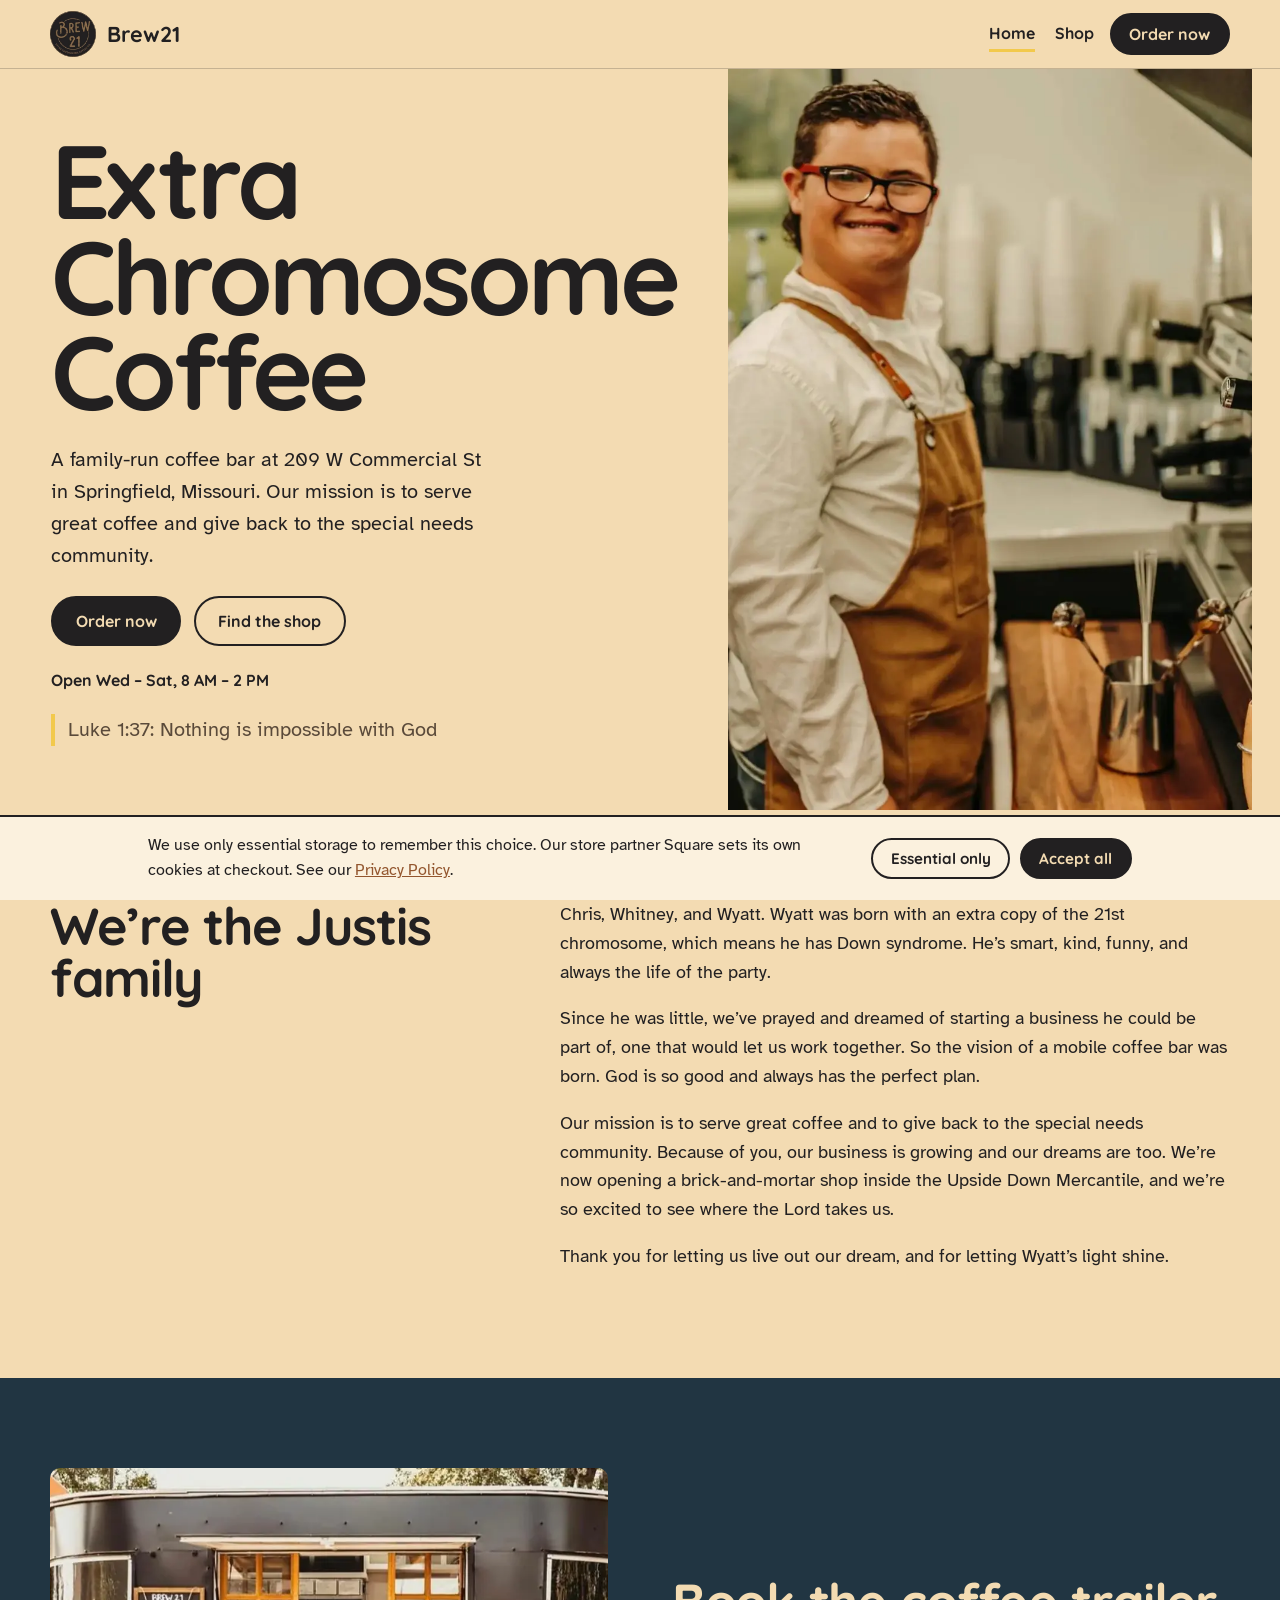
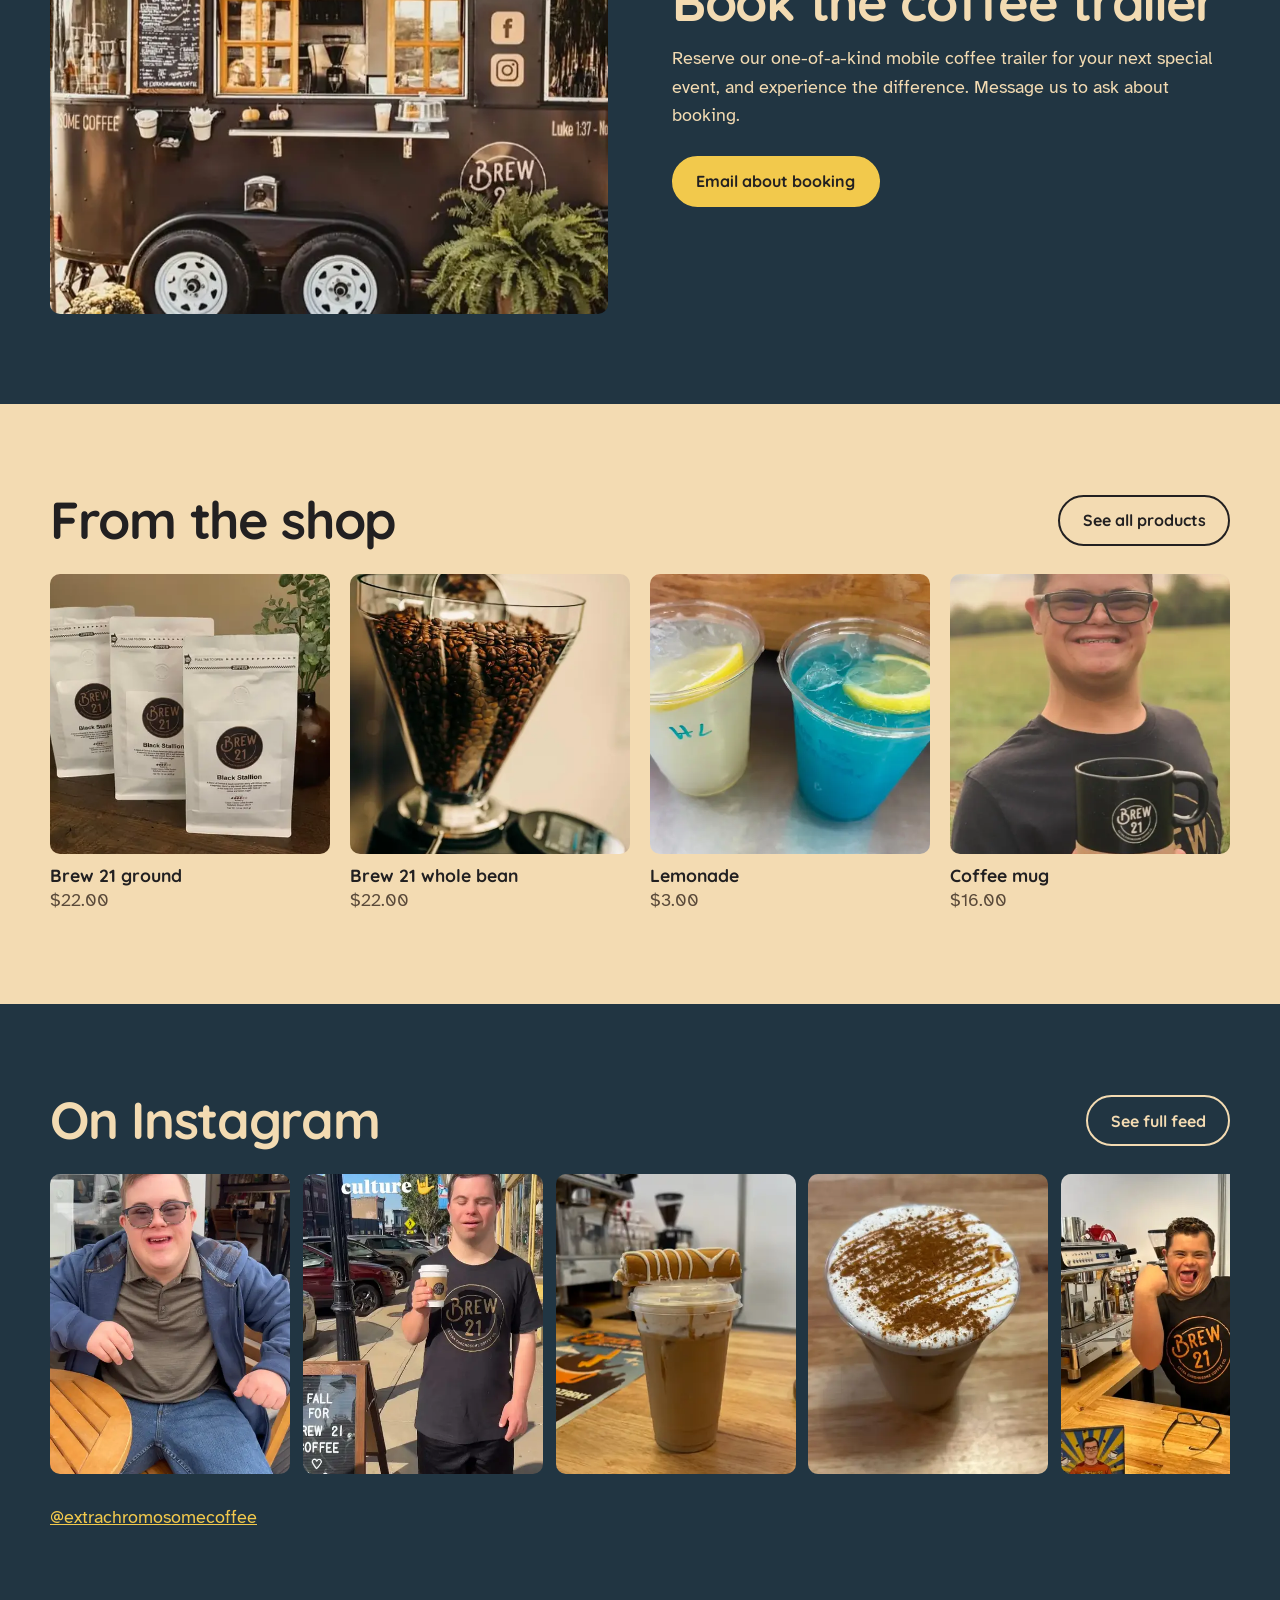
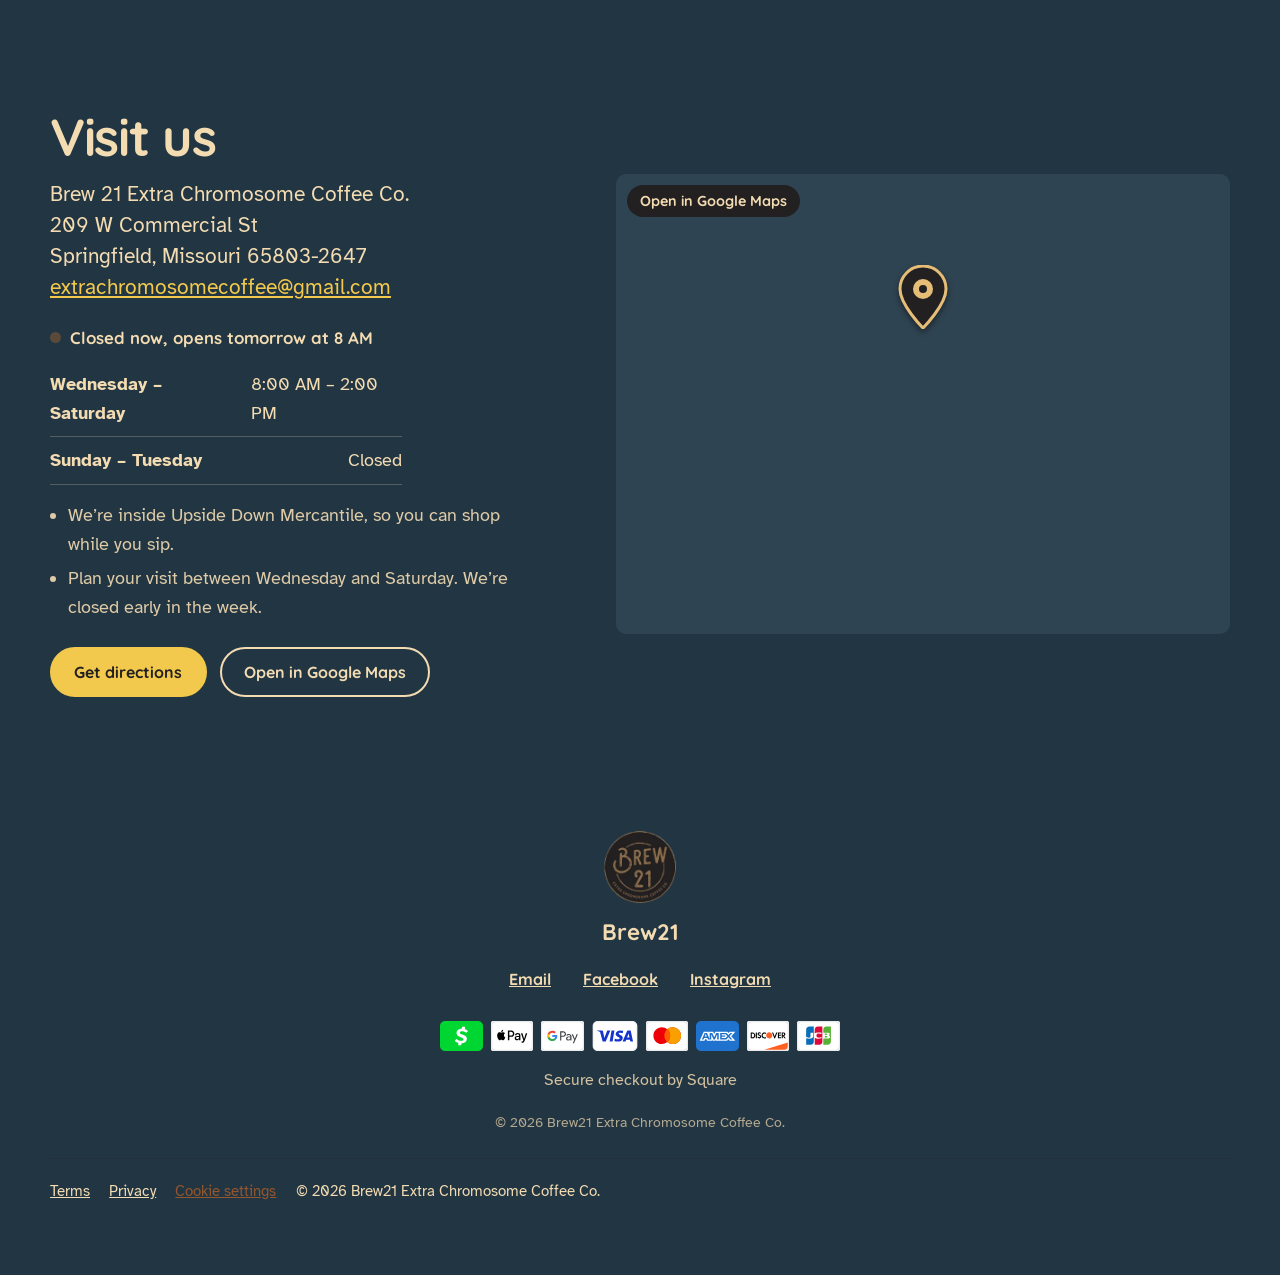
<file: index.html>
<!DOCTYPE html>
<html lang="en">
<head>
<meta charset="utf-8">
<meta name="viewport" content="width=device-width, initial-scale=1, viewport-fit=cover">
<title>Brew21 Extra Chromosome Coffee Co. | Springfield, MO</title>
<meta name="theme-color" content="#f3dbb2">
<meta name="description" content="Family-run coffee bar at 209 W Commercial St, Springfield, Missouri. Coffee, merch, and a mobile trailer you can book.">
<meta name="robots" content="index,follow,max-image-preview:large">
<link rel="canonical" href="https://brew21.coffee/">
<link rel="icon" href="/favicon.ico" sizes="48x48"><link rel="icon" type="image/png" sizes="32x32" href="/assets/icons/favicon-32.png"><link rel="apple-touch-icon" href="/assets/icons/apple-touch-icon.png"><link rel="manifest" href="/site.webmanifest">
<meta property="og:type" content="website"><meta property="og:site_name" content="Brew21 Extra Chromosome Coffee Co."><meta property="og:title" content="Brew21 Extra Chromosome Coffee Co. | Springfield, MO"><meta property="og:description" content="Family-run coffee bar at 209 W Commercial St, Springfield, Missouri. Coffee, merch, and a mobile trailer you can book."><meta property="og:url" content="https://brew21.coffee/"><meta property="og:image" content="https://brew21.coffee/assets/img/og-image.png"><meta property="og:image:width" content="1200"><meta property="og:image:height" content="630"><meta property="og:image:alt" content="Brew21 logo in a circle, Extra Chromosome Coffee Co., Springfield, MO"><meta property="og:locale" content="en_US">
<meta name="twitter:card" content="summary_large_image"><meta name="twitter:title" content="Brew21 Extra Chromosome Coffee Co. | Springfield, MO"><meta name="twitter:description" content="Family-run coffee bar at 209 W Commercial St, Springfield, Missouri. Coffee, merch, and a mobile trailer you can book."><meta name="twitter:image" content="https://brew21.coffee/assets/img/og-image.png">
<script type="application/ld+json">{"@context": "https://schema.org", "@type": "CafeOrCoffeeShop", "@id": "https://brew21.coffee/#business", "name": "Brew21 Extra Chromosome Coffee Co.", "url": "https://brew21.coffee/", "image": "https://brew21.coffee/assets/img/og-image.png", "logo": "https://brew21.coffee/assets/icons/icon-512.png", "description": "Family-run coffee bar at 209 W Commercial St, Springfield, Missouri. Coffee, merch, and a mobile trailer you can book.", "email": "extrachromosomecoffee@gmail.com", "servesCuisine": "Coffee", "hasMap": "https://maps.app.goo.gl/zpqv9snnrWLmPnrm8", "address": {"@type": "PostalAddress", "streetAddress": "209 W Commercial St", "addressLocality": "Springfield", "addressRegion": "MO", "postalCode": "65803", "addressCountry": "US"}, "openingHoursSpecification": [{"@type": "OpeningHoursSpecification", "dayOfWeek": ["Wednesday", "Thursday", "Friday", "Saturday"], "opens": "08:00", "closes": "14:00"}], "sameAs": ["https://www.instagram.com/extrachromosomecoffee/", "https://www.facebook.com/Brew21ExtraChromosomeCoffee"]}</script>
<link rel="preconnect" href="https://fonts.googleapis.com">
<link rel="preconnect" href="https://fonts.gstatic.com" crossorigin>
<link rel="stylesheet" href="https://fonts.googleapis.com/css2?family=Atkinson+Hyperlegible:wght@400;700&family=Quicksand:wght@600;700&display=swap">
<link rel="stylesheet" href="/css/styles.css">
</head>
<body>
<header>
  <div class="wrap bar">
    <a class="brand" href="#home" aria-label="Brew21 home"><img src="/assets/img/logo.webp" alt=""><span>Brew21</span></a>
    <nav aria-label="Main">
      <a href="#home" data-nav="home">Home</a>
      <a href="#shop" data-nav="shop">Shop</a>
    </nav>
    <a class="btn" href="https://store.brew21.coffee/s/shop">Order now</a>
  </div>
</header>

<main>
<!-- HOME -->
<div class="view" id="v-home">
  <div class="hero">
    <div class="hero-copy">
      <h1>Extra Chromosome Coffee</h1>
      <p>A family-run coffee bar at 209 W Commercial St in Springfield, Missouri. Our mission is to serve great coffee and give back to the special needs community.</p>
      <div class="cta">
        <a class="btn" href="https://store.brew21.coffee/s/shop">Order now</a>
        <a class="btn alt" href="#visit">Find the shop</a>
      </div>
      <p class="open-line">Open Wed – Sat, 8 AM – 2 PM</p>
      <p class="verse">Luke 1:37: Nothing is impossible with God</p>
    </div>
    <div class="hero-img"><img src="/assets/img/hero.webp" alt="Wyatt, in a tan apron, smiling behind the coffee bar"></div>
  </div>

  <section id="story"><div class="wrap story">
    <h2>We’re the Justis family</h2>
    <div>
      <p>Chris, Whitney, and Wyatt. Wyatt was born with an extra copy of the 21st chromosome, which means he has Down syndrome. He’s smart, kind, funny, and always the life of the party.</p>
      <p>Since he was little, we’ve prayed and dreamed of starting a business he could be part of, one that would let us work together. So the vision of a mobile coffee bar was born. God is so good and always has the perfect plan.</p>
      <p>Our mission is to serve great coffee and to give back to the special needs community. Because of you, our business is growing and our dreams are too. We’re now opening a brick-and-mortar shop inside the Upside Down Mercantile, and we’re so excited to see where the Lord takes us.</p>
      <p>Thank you for letting us live out our dream, and for letting Wyatt’s light shine.</p>
    </div>
  </div></section>

  <section class="band" id="trailer"><div class="wrap trailer">
    <img src="/assets/img/trailer.webp" alt="The Brew21 mobile coffee trailer">
    <div>
      <h2>Book the coffee trailer</h2>
      <p style="margin-top:1rem">Reserve our one-of-a-kind mobile coffee trailer for your next special event, and experience the difference. Message us to ask about booking.</p>
      <a class="btn" href="mailto:extrachromosomecoffee@gmail.com?subject=Booking%20the%20Brew21%20trailer">Email about booking</a>
    </div>
  </div></section>

  <section id="homeshop"><div class="wrap">
    <div class="head"><h2>From the shop</h2><a class="btn alt" href="#shop">See all products</a></div>
    <ul class="grid" id="g-home"></ul>
  </div></section>

  <section class="band" id="homefeed"><div class="wrap">
    <div class="head"><h2>On Instagram</h2><a class="btn alt" href="https://www.instagram.com/extrachromosomecoffee/">See full feed</a></div>
    <div class="strip" id="s-home"></div>
    <p style="margin:.8rem 0 0"><a href="https://www.instagram.com/extrachromosomecoffee/">@extrachromosomecoffee</a></p>
  </div></section>
</div>

<!-- SHOP -->
<div class="view" id="v-shop" hidden>
  <section class="pagehead"><div class="wrap">
    <h1 style="font-size:clamp(2.6rem,8vw,5rem)">Shop</h1>
    <p>Whole bean and ground coffee, merch, and lemonade. Checkout is secure through Square.</p>
  </div></section>
  <section><div class="wrap">
    <div class="head"><div class="chips" id="chips" role="group" aria-label="Filter by category"></div><span id="count" aria-live="polite"></span></div>
    <ul class="grid" id="g-shop"></ul>
  </div></section>
</div>

<!-- VISIT (shared) -->
<section class="band" id="visit"><div class="wrap visit">
  <div>
    <h2>Visit us</h2>
    <address>Brew 21 Extra Chromosome Coffee Co.<br>209 W Commercial St<br>Springfield, Missouri 65803-2647<br><a href="mailto:extrachromosomecoffee@gmail.com">extrachromosomecoffee@gmail.com</a></address>
    <div class="hours">
      <p class="status" id="status"></p>
      <dl>
        <div><dt>Wednesday – Saturday</dt><dd>8:00 AM – 2:00 PM</dd></div>
        <div><dt>Sunday – Tuesday</dt><dd>Closed</dd></div>
      </dl>
      <ul>
        <li>We’re inside Upside Down Mercantile, so you can shop while you sip.</li>
        <li>Plan your visit between Wednesday and Saturday. We’re closed early in the week.</li>
      </ul>
    </div>
    <div class="cta">
      <a class="btn" href="https://www.google.com/maps/dir/?api=1&destination=209+W+Commercial+St+Springfield+MO+65803">Get directions</a>
      <a class="btn alt" href="https://maps.app.goo.gl/zpqv9snnrWLmPnrm8">Open in Google Maps</a>
    </div>
  </div>
  <div class="map">
    <iframe title="" aria-hidden="true" tabindex="-1" loading="lazy" referrerpolicy="no-referrer-when-downgrade" src="https://www.google.com/maps?q=37.229794,-93.292488&z=16&output=embed"></iframe>
    <svg class="pin" viewBox="0 0 52 64" aria-hidden="true"><path d="M26 63C26 63 3 40 3 24a23 23 0 1 1 46 0c0 16-23 39-23 39z" fill="#222021" stroke="#e6bd77" stroke-width="3"/><circle cx="26" cy="24" r="10" fill="#e6bd77"/><circle cx="26" cy="24" r="4" fill="#222021"/></svg>
    <a class="mapgo" href="https://maps.app.goo.gl/zpqv9snnrWLmPnrm8" aria-label="Brew21 at 209 W Commercial St. Open in Google Maps"><span>Open in Google Maps</span></a>
  </div>
</div></section>
</main>
<noscript><p style="padding:1rem;text-align:center">Please enable JavaScript to browse products, or visit our <a href="https://store.brew21.coffee">online store</a>.</p></noscript>

<footer>
  <div class="wrap foot">
    <img src="/assets/img/logo.webp" alt="Brew21 Extra Chromosome Coffee Co. logo">
    <strong class="fname">Brew21</strong>
    <ul class="links">
      <li><a href="mailto:extrachromosomecoffee@gmail.com">Email</a></li>
      <li><a href="https://www.facebook.com/Brew21ExtraChromosomeCoffee">Facebook</a></li>
      <li><a href="https://www.instagram.com/extrachromosomecoffee/">Instagram</a></li>
    </ul>
    <ul class="pay" aria-label="Accepted payment methods">
      <li><img src="/assets/img/pay/cash-app-pay.svg" alt="Cash App Pay"></li>
      <li><img src="/assets/img/pay/apple-pay.svg" alt="Apple Pay"></li>
      <li><img src="/assets/img/pay/google-pay.svg" alt="Google Pay"></li>
      <li><img src="/assets/img/pay/visa.svg" alt="Visa"></li>
      <li><img src="/assets/img/pay/mastercard.svg" alt="Mastercard"></li>
      <li><img src="/assets/img/pay/american-express.svg" alt="American Express"></li>
      <li><img src="/assets/img/pay/discover.svg" alt="Discover"></li>
      <li><img src="/assets/img/pay/jcb.svg" alt="JCB"></li>
    </ul>
    <p>Secure checkout by Square</p>
    <p class="copy">© 2026 Brew21 Extra Chromosome Coffee Co.</p>
  </div>
<div class="wrap legal"><a href="/terms/">Terms</a><a href="/privacy/">Privacy</a><button type="button" data-cookie-settings>Cookie settings</button><span>© 2026 Brew21 Extra Chromosome Coffee Co.</span></div>
</footer>

<script src="/js/app.js" defer></script>
<script src="/js/cookie-consent.js" defer></script>
</body>
</html>
</file>
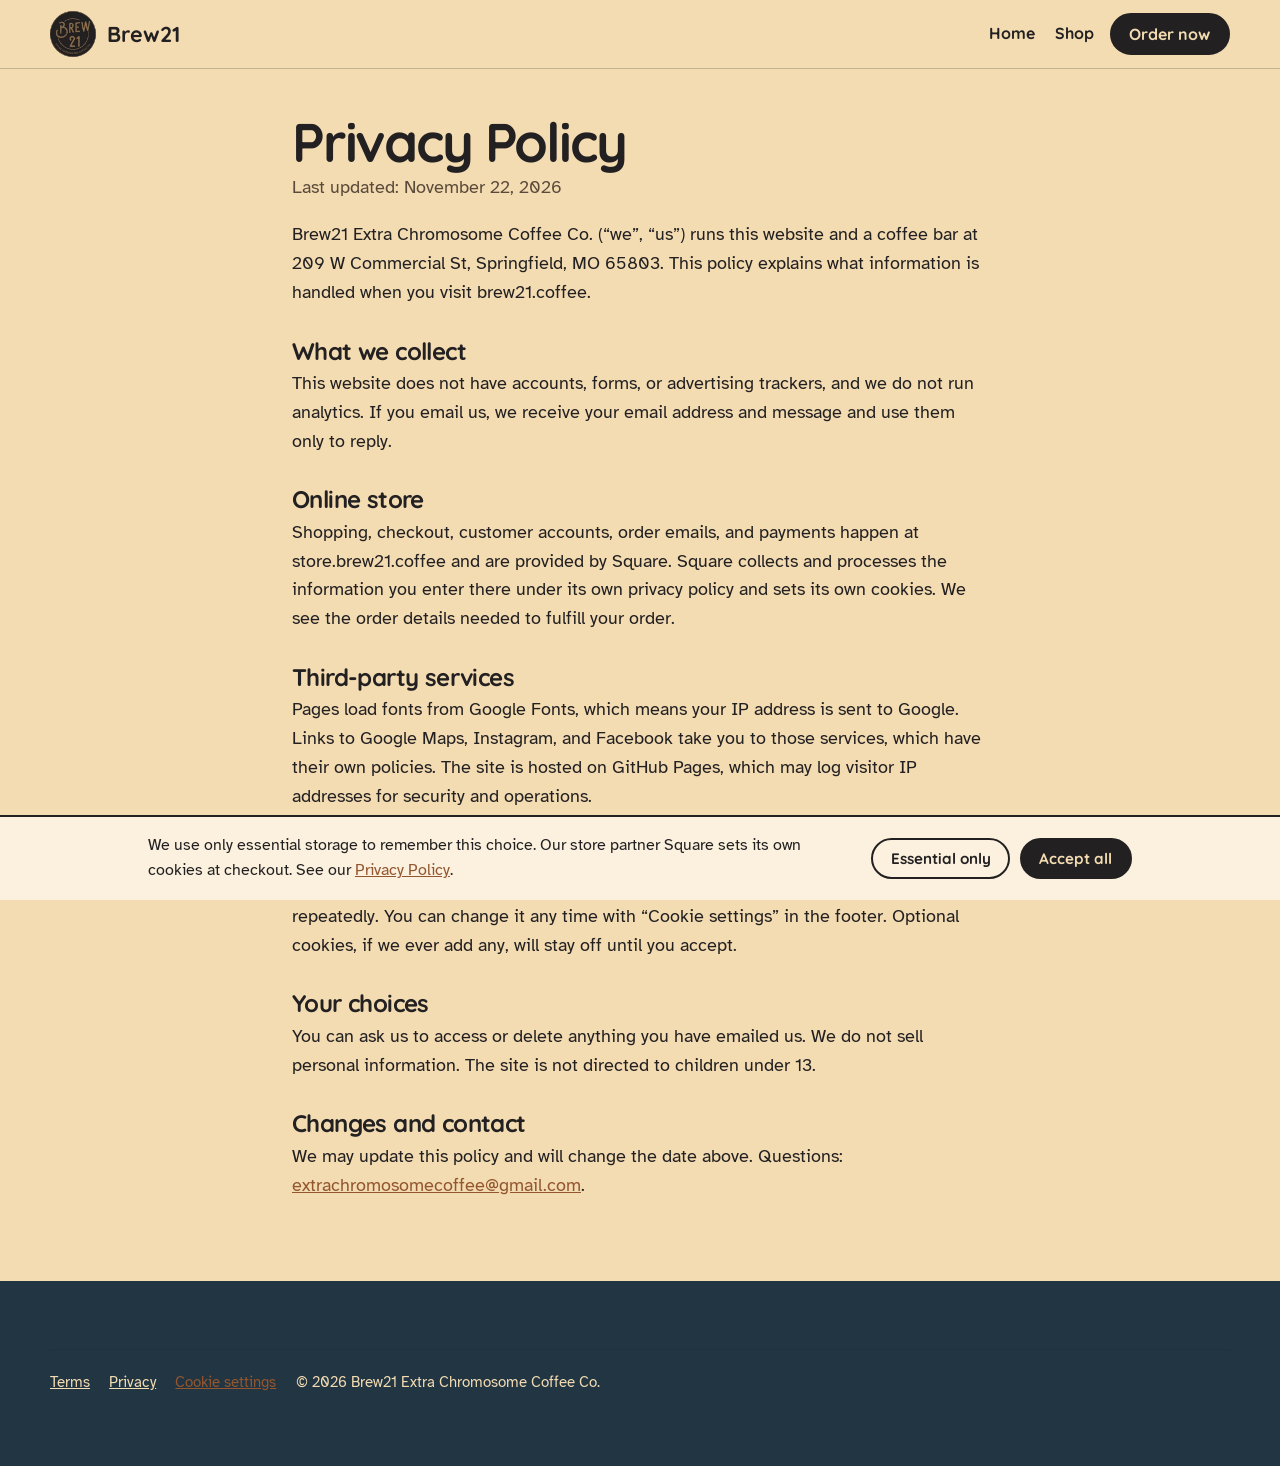
<file: privacy/index.html>
<!DOCTYPE html>
<html lang="en"><head><meta charset="utf-8"><meta name="viewport" content="width=device-width, initial-scale=1, viewport-fit=cover"><title>Privacy Policy | Brew21 Extra Chromosome Coffee Co.</title><meta name="theme-color" content="#f3dbb2">
<meta name="description" content="How Brew21 Extra Chromosome Coffee Co. handles information on brew21.coffee.">
<meta name="robots" content="index,follow,max-image-preview:large">
<link rel="canonical" href="https://brew21.coffee/privacy/">
<link rel="icon" href="/favicon.ico" sizes="48x48"><link rel="icon" type="image/png" sizes="32x32" href="/assets/icons/favicon-32.png"><link rel="apple-touch-icon" href="/assets/icons/apple-touch-icon.png"><link rel="manifest" href="/site.webmanifest">
<meta property="og:type" content="website"><meta property="og:site_name" content="Brew21 Extra Chromosome Coffee Co."><meta property="og:title" content="Privacy Policy | Brew21 Extra Chromosome Coffee Co."><meta property="og:description" content="How Brew21 Extra Chromosome Coffee Co. handles information on brew21.coffee."><meta property="og:url" content="https://brew21.coffee/privacy/"><meta property="og:image" content="https://brew21.coffee/assets/img/og-image.png"><meta property="og:image:width" content="1200"><meta property="og:image:height" content="630"><meta property="og:image:alt" content="Brew21 logo in a circle, Extra Chromosome Coffee Co., Springfield, MO"><meta property="og:locale" content="en_US">
<meta name="twitter:card" content="summary_large_image"><meta name="twitter:title" content="Privacy Policy | Brew21 Extra Chromosome Coffee Co."><meta name="twitter:description" content="How Brew21 Extra Chromosome Coffee Co. handles information on brew21.coffee."><meta name="twitter:image" content="https://brew21.coffee/assets/img/og-image.png">
<link rel="stylesheet" href="https://fonts.googleapis.com/css2?family=Atkinson+Hyperlegible:wght@400;700&family=Quicksand:wght@600;700&display=swap"><link rel="stylesheet" href="/css/styles.css"></head>
<body><header><div class="wrap bar"><a class="brand" href="/" aria-label="Brew21 home"><img src="/assets/img/logo.webp" alt=""><span>Brew21</span></a><nav aria-label="Main"><a href="/">Home</a><a href="/#shop">Shop</a></nav><a class="btn" href="https://store.brew21.coffee/s/shop">Order now</a></div></header>
<main class="doc"><h1>Privacy Policy</h1><p class="upd">Last updated: November 22, 2026</p>
<p>Brew21 Extra Chromosome Coffee Co. (“we”, “us”) runs this website and a coffee bar at 209 W Commercial St, Springfield, MO 65803. This policy explains what information is handled when you visit brew21.coffee.</p>
<h2>What we collect</h2><p>This website does not have accounts, forms, or advertising trackers, and we do not run analytics. If you email us, we receive your email address and message and use them only to reply.</p>
<h2>Online store</h2><p>Shopping, checkout, customer accounts, order emails, and payments happen at store.brew21.coffee and are provided by Square. Square collects and processes the information you enter there under its own privacy policy and sets its own cookies. We see the order details needed to fulfill your order.</p>
<h2>Third-party services</h2><p>Pages load fonts from Google Fonts, which means your IP address is sent to Google. Links to Google Maps, Instagram, and Facebook take you to those services, which have their own policies. The site is hosted on GitHub Pages, which may log visitor IP addresses for security and operations.</p>
<h2>Cookies and local storage</h2><p>We store only your cookie choice in your browser’s local storage so we do not ask repeatedly. You can change it any time with “Cookie settings” in the footer. Optional cookies, if we ever add any, will stay off until you accept.</p>
<h2>Your choices</h2><p>You can ask us to access or delete anything you have emailed us. We do not sell personal information. The site is not directed to children under 13.</p>
<h2>Changes and contact</h2><p>We may update this policy and will change the date above. Questions: <a href="mailto:extrachromosomecoffee@gmail.com">extrachromosomecoffee@gmail.com</a>.</p></main>
<footer><div class="wrap legal"><a href="/terms/">Terms</a><a href="/privacy/">Privacy</a><button type="button" data-cookie-settings>Cookie settings</button><span>© 2026 Brew21 Extra Chromosome Coffee Co.</span></div></footer>
<script src="/js/cookie-consent.js" defer></script></body></html>
</file>
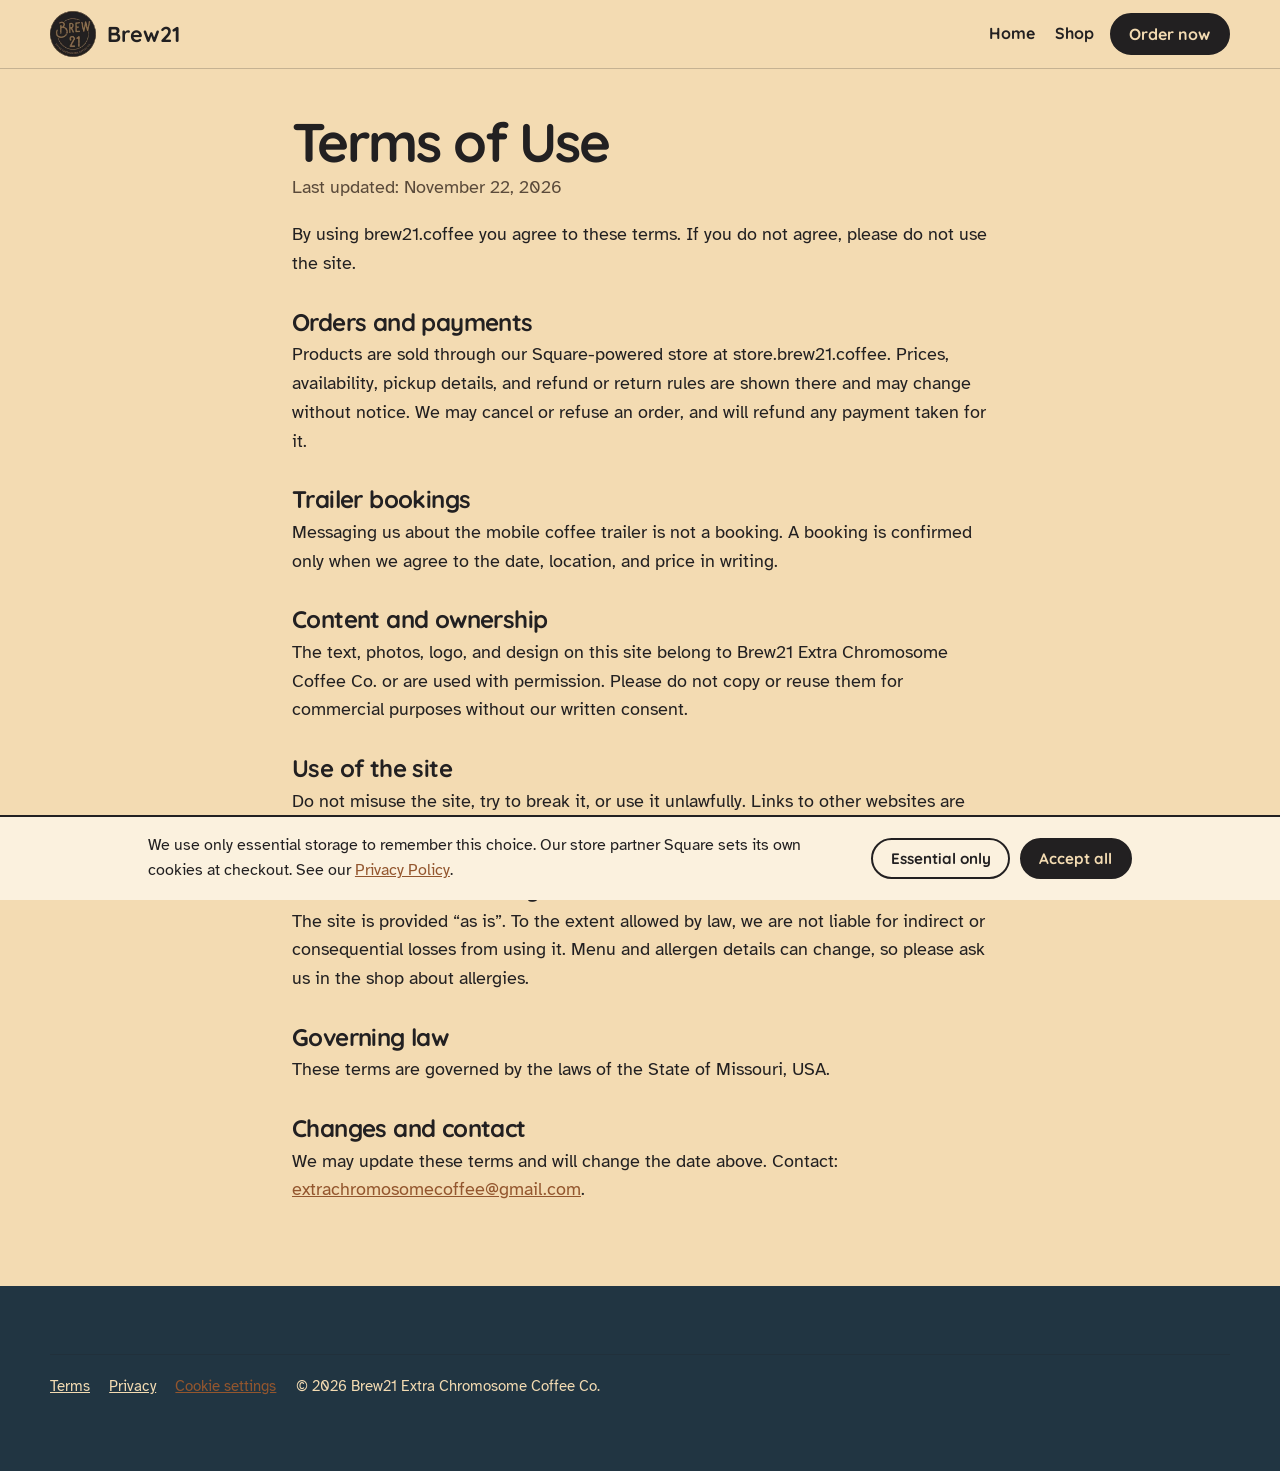
<file: terms/index.html>
<!DOCTYPE html>
<html lang="en"><head><meta charset="utf-8"><meta name="viewport" content="width=device-width, initial-scale=1, viewport-fit=cover"><title>Terms of Use | Brew21 Extra Chromosome Coffee Co.</title><meta name="theme-color" content="#f3dbb2">
<meta name="description" content="Terms for using brew21.coffee and ordering from Brew21 Extra Chromosome Coffee Co.">
<meta name="robots" content="index,follow,max-image-preview:large">
<link rel="canonical" href="https://brew21.coffee/terms/">
<link rel="icon" href="/favicon.ico" sizes="48x48"><link rel="icon" type="image/png" sizes="32x32" href="/assets/icons/favicon-32.png"><link rel="apple-touch-icon" href="/assets/icons/apple-touch-icon.png"><link rel="manifest" href="/site.webmanifest">
<meta property="og:type" content="website"><meta property="og:site_name" content="Brew21 Extra Chromosome Coffee Co."><meta property="og:title" content="Terms of Use | Brew21 Extra Chromosome Coffee Co."><meta property="og:description" content="Terms for using brew21.coffee and ordering from Brew21 Extra Chromosome Coffee Co."><meta property="og:url" content="https://brew21.coffee/terms/"><meta property="og:image" content="https://brew21.coffee/assets/img/og-image.png"><meta property="og:image:width" content="1200"><meta property="og:image:height" content="630"><meta property="og:image:alt" content="Brew21 logo in a circle, Extra Chromosome Coffee Co., Springfield, MO"><meta property="og:locale" content="en_US">
<meta name="twitter:card" content="summary_large_image"><meta name="twitter:title" content="Terms of Use | Brew21 Extra Chromosome Coffee Co."><meta name="twitter:description" content="Terms for using brew21.coffee and ordering from Brew21 Extra Chromosome Coffee Co."><meta name="twitter:image" content="https://brew21.coffee/assets/img/og-image.png">
<link rel="stylesheet" href="https://fonts.googleapis.com/css2?family=Atkinson+Hyperlegible:wght@400;700&family=Quicksand:wght@600;700&display=swap"><link rel="stylesheet" href="/css/styles.css"></head>
<body><header><div class="wrap bar"><a class="brand" href="/" aria-label="Brew21 home"><img src="/assets/img/logo.webp" alt=""><span>Brew21</span></a><nav aria-label="Main"><a href="/">Home</a><a href="/#shop">Shop</a></nav><a class="btn" href="https://store.brew21.coffee/s/shop">Order now</a></div></header>
<main class="doc"><h1>Terms of Use</h1><p class="upd">Last updated: November 22, 2026</p>
<p>By using brew21.coffee you agree to these terms. If you do not agree, please do not use the site.</p>
<h2>Orders and payments</h2><p>Products are sold through our Square-powered store at store.brew21.coffee. Prices, availability, pickup details, and refund or return rules are shown there and may change without notice. We may cancel or refuse an order, and will refund any payment taken for it.</p>
<h2>Trailer bookings</h2><p>Messaging us about the mobile coffee trailer is not a booking. A booking is confirmed only when we agree to the date, location, and price in writing.</p>
<h2>Content and ownership</h2><p>The text, photos, logo, and design on this site belong to Brew21 Extra Chromosome Coffee Co. or are used with permission. Please do not copy or reuse them for commercial purposes without our written consent.</p>
<h2>Use of the site</h2><p>Do not misuse the site, try to break it, or use it unlawfully. Links to other websites are provided for convenience, and we are not responsible for their content.</p>
<h2>Disclaimer and liability</h2><p>The site is provided “as is”. To the extent allowed by law, we are not liable for indirect or consequential losses from using it. Menu and allergen details can change, so please ask us in the shop about allergies.</p>
<h2>Governing law</h2><p>These terms are governed by the laws of the State of Missouri, USA.</p>
<h2>Changes and contact</h2><p>We may update these terms and will change the date above. Contact: <a href="mailto:extrachromosomecoffee@gmail.com">extrachromosomecoffee@gmail.com</a>.</p></main>
<footer><div class="wrap legal"><a href="/terms/">Terms</a><a href="/privacy/">Privacy</a><button type="button" data-cookie-settings>Cookie settings</button><span>© 2026 Brew21 Extra Chromosome Coffee Co.</span></div></footer>
<script src="/js/cookie-consent.js" defer></script></body></html>
</file>
<file: css/styles.css>
:root{
  --latte:#f3dbb2; --foam:#fbf1de; --ink:#222021; --apron:#93562e; --bag:#213542; --blue:#1f8fc4; --lemon:#f2c94c;
  --bg:var(--latte); --surface:var(--foam); --text:var(--ink); --muted:#5a4a3a; --link:var(--apron); --band:var(--bag); --band-text:var(--latte); --line:rgba(34,32,33,.22);
  --display:"Quicksand","Trebuchet MS",system-ui,sans-serif; --body:"Atkinson Hyperlegible","Segoe UI",system-ui,sans-serif;
  box-sizing:border-box; padding-top:env(safe-area-inset-top,0px); padding-bottom:env(safe-area-inset-bottom,0px);
}
@media (prefers-color-scheme:dark){:root:not([data-theme="light"]){--bg:#1c1917;--surface:#2a2420;--text:#f3dbb2;--muted:#cdb892;--link:#e0a56e;--band:#14202a;--line:rgba(243,219,178,.25)}}
:root[data-theme="dark"]{--bg:#1c1917;--surface:#2a2420;--text:#f3dbb2;--muted:#cdb892;--link:#e0a56e;--band:#14202a;--line:rgba(243,219,178,.25)}
*,*::before,*::after{box-sizing:inherit}
html{scroll-padding-top:calc(76px + env(safe-area-inset-top,0px));-webkit-text-size-adjust:100%}
body{margin:0;background:var(--bg);color:var(--text);font:400 1.125rem/1.6 var(--body)}
img{display:block;max-width:100%}
a{color:var(--link)}
:focus-visible{outline:3px solid var(--blue);outline-offset:3px;border-radius:4px}
h1,h2,h3{font-family:var(--display);font-weight:700;line-height:1;letter-spacing:-.025em;margin:0}
h1{font-size:clamp(3rem,10.5vw,6.5rem);line-height:.92;letter-spacing:-.04em}
h2{font-size:clamp(2rem,5.5vw,3.25rem)}
p{margin:0 0 1em}
.wrap{width:min(1180px,100% - 2.5rem);margin-inline:auto}
.btn{display:inline-block;font:700 1rem/1 var(--display);padding:.95rem 1.4rem;border-radius:999px;text-decoration:none;border:2px solid var(--text);background:var(--text);color:var(--bg);cursor:pointer}
.btn.alt{background:transparent;color:var(--text)}
.btn:hover{background:var(--lemon);border-color:var(--lemon);color:var(--ink)}

/* header */
header{position:sticky;top:0;z-index:20;background:var(--bg);border-bottom:1px solid var(--line);padding-top:env(safe-area-inset-top,0px)}
.bar{display:flex;align-items:center;gap:1rem;min-height:68px}
.brand{display:flex;align-items:center;gap:.7rem;text-decoration:none;color:var(--text);font:700 1.35rem/1 var(--display);margin-right:auto}
.brand img{width:46px;height:46px;border-radius:50%}
nav{display:flex;gap:1.25rem}
nav a{color:var(--text);text-decoration:none;font:700 1rem var(--display);padding:.4rem 0;border-bottom:3px solid transparent}
nav a[aria-current="page"]{border-bottom-color:var(--lemon)}
nav a:hover{border-bottom-color:var(--blue)}
.bar .btn{padding:.7rem 1.1rem}
@media (max-width:560px){.brand span{display:none}.bar{gap:.7rem}nav{gap:.85rem}.wrap{width:calc(100% - 1.5rem)}}

/* hero */
.hero{display:grid;grid-template-columns:1.05fr .95fr;align-items:stretch;min-height:min(78vh,720px)}
.hero-copy{padding:clamp(2rem,5vw,4.5rem) clamp(1.25rem,4vw,4rem);display:flex;flex-direction:column;justify-content:center;gap:1.5rem}
.hero-copy p{max-width:34ch;font-size:1.25rem;margin:0}
.verse{font-size:1rem;color:var(--muted);border-left:4px solid var(--lemon);padding-left:.8rem}
.cta{display:flex;flex-wrap:wrap;gap:.8rem}
.hero-img{background:var(--bag);position:relative}
.hero-img img{width:100%;height:100%;object-fit:cover;object-position:50% 20%}
@media (max-width:820px){.hero{grid-template-columns:1fr}.hero-img{height:62vh;min-height:360px}}

/* sections */
section{padding:clamp(3rem,7vw,6rem) 0}
.story{display:grid;grid-template-columns:.8fr 1.2fr;gap:clamp(1.5rem,5vw,4.5rem);align-items:start}
.story h2{position:sticky;top:90px}
.story p{max-width:60ch}
@media (max-width:820px){.story{grid-template-columns:1fr}.story h2{position:static}}
.band{background:var(--band);color:var(--band-text)}
.band a{color:var(--lemon)}
.band .btn{background:var(--lemon);border-color:var(--lemon);color:var(--ink)}
.band .btn.alt{background:transparent;color:var(--band-text);border-color:var(--band-text)}
.band .btn:hover{background:var(--band-text);border-color:var(--band-text);color:var(--ink)}
.trailer{display:grid;grid-template-columns:1fr 1fr;gap:clamp(1.5rem,5vw,4rem);align-items:center}
.trailer img{width:100%;aspect-ratio:5/4;object-fit:cover;border-radius:10px}
.trailer .btn{margin-top:.5rem}
@media (max-width:820px){.trailer{grid-template-columns:1fr}}

/* shop */
.head{display:flex;flex-wrap:wrap;align-items:end;justify-content:space-between;gap:1rem;margin-bottom:1.75rem}
.chips{display:flex;flex-wrap:wrap;gap:.5rem}
.chip{font:700 .95rem var(--display);padding:.55rem 1rem;border-radius:999px;border:2px solid var(--text);background:transparent;color:var(--text);cursor:pointer}
.chip[aria-pressed="true"]{background:var(--text);color:var(--bg)}
.grid{display:grid;grid-template-columns:repeat(auto-fill,minmax(230px,1fr));gap:1.5rem 1.25rem;list-style:none;padding:0;margin:0}
.item a{display:block;text-decoration:none;color:var(--text)}
.item .ph{aspect-ratio:1;background:var(--surface);border-radius:10px;overflow:hidden}
.item img{width:100%;height:100%;object-fit:cover}
.item .ph.contain img{object-fit:contain;padding:8%}
.item .ph{position:relative}
.item .ph::after{content:"";position:absolute;inset:0;background:radial-gradient(circle at var(--gx,50%) var(--gy,50%),rgba(255,255,255,.35),transparent 55%);opacity:0;transition:opacity .2s;pointer-events:none}
@media (hover:hover) and (pointer:fine) and (prefers-reduced-motion:no-preference){
  .item .ph{transition:transform .15s ease-out,box-shadow .2s;will-change:transform}
  .item a:hover .ph{box-shadow:0 16px 30px rgba(34,32,33,.28)}
  .item a:hover .ph::after{opacity:1}
}
.item b{display:block;margin-top:.7rem;font:700 1.1rem/1.2 var(--display)}
.item span{color:var(--muted)}
.item a:hover b{text-decoration:underline;text-decoration-color:var(--blue);text-decoration-thickness:3px;text-underline-offset:4px}
.note{margin-top:2rem;color:var(--muted)}
@media (max-width:560px){.grid{grid-template-columns:repeat(2,1fr);gap:1.25rem .8rem}.item b{font-size:1rem}}

/* feed */
.strip{display:flex;gap:.8rem;overflow-x:auto;padding-bottom:1rem;scroll-snap-type:x proximity;-webkit-overflow-scrolling:touch}
.strip a{flex:0 0 clamp(150px,22vw,240px);scroll-snap-align:start}
.strip img{width:100%;aspect-ratio:4/5;object-fit:cover;border-radius:10px;background:var(--surface)}
.strip a{position:relative;-webkit-touch-callout:none;-webkit-user-select:none;user-select:none}
.strip .cap{position:absolute;left:0;right:0;bottom:0;padding:3rem .85rem .85rem;border-radius:0 0 10px 10px;background:linear-gradient(to top,rgba(20,32,42,.94) 40%,rgba(20,32,42,0));color:#f3dbb2;font-size:.9rem;line-height:1.35;opacity:0;transform:translateY(6px);transition:opacity .18s,transform .18s;pointer-events:none}
.strip .cap span{display:-webkit-box;-webkit-line-clamp:5;-webkit-box-orient:vertical;overflow:hidden}
.strip a:focus-visible .cap,.strip a.show .cap{opacity:1;transform:none}
@media (hover:hover){.strip a:hover .cap{opacity:1;transform:none}}
.masonry{columns:4 220px;column-gap:1rem}
.masonry figure{margin:0 0 1rem;break-inside:avoid}
.masonry img{width:100%;border-radius:10px;background:var(--surface)}
.masonry figcaption{font-size:.95rem;line-height:1.4;color:var(--muted);margin-top:.4rem;display:-webkit-box;-webkit-line-clamp:3;-webkit-box-orient:vertical;overflow:hidden}
.masonry a{text-decoration:none;color:inherit}

/* visit */
.visit{display:grid;grid-template-columns:.9fr 1.1fr;gap:clamp(1.5rem,5vw,4rem);align-items:center}
address{font-style:normal;font-size:1.3rem;line-height:1.5;margin:1rem 0 1.5rem}
.map{position:relative;aspect-ratio:4/3;border-radius:10px;overflow:hidden;background:#2f4452}
.map iframe{position:absolute;left:0;right:0;bottom:0;top:-150px;width:100%;height:calc(100% + 150px);border:0;pointer-events:none}
.pin{position:absolute;left:50%;top:calc(50% - 75px);width:52px;height:64px;transform:translate(-50%,-100%);filter:drop-shadow(0 3px 3px rgba(0,0,0,.45));pointer-events:none}
.mapgo{position:absolute;inset:0;display:block}
.mapgo span{position:absolute;top:.7rem;left:.7rem;background:var(--ink);color:#f3dbb2;font:700 .9rem/1 var(--display);padding:.55rem .8rem;border-radius:999px}
.mapgo:focus-visible{outline-offset:-4px}
.hours{margin:0 0 1.6rem}
.status{display:flex;align-items:center;gap:.55rem;font:700 1.05rem var(--display);margin:0 0 .8rem}
.status::before{content:"";width:.7rem;height:.7rem;border-radius:50%;background:var(--muted)}
.status.open::before{background:var(--lemon)}
.hours dl{margin:0 0 1rem;max-width:22rem}
.hours dl div{display:flex;justify-content:space-between;gap:1rem;padding:.55rem 0;border-bottom:1px solid rgba(243,219,178,.25)}
.hours dt{font-weight:700}.hours dd{margin:0}
.hours ul{margin:0;padding-left:1.1rem;max-width:40ch;opacity:.9}
.hours li{margin-bottom:.35rem}
.open-line{font:700 1rem var(--display)!important}
@media (max-width:820px){.visit{grid-template-columns:1fr}}

footer{background:var(--band);color:var(--band-text);padding:2.75rem 0 calc(2.5rem + env(safe-area-inset-bottom,0px));font-size:1rem}
.foot{display:flex;flex-direction:column;align-items:center;text-align:center;gap:1.1rem}
.foot>img{width:72px;height:72px}
.fname{font:700 1.4rem/1 var(--display)}
footer a{color:var(--band-text)}
footer ul{list-style:none;margin:0;padding:0;display:flex;flex-wrap:wrap;justify-content:center;gap:.5rem 1.5rem}
footer ul.links a{font:700 1rem var(--display);padding:.5rem .25rem;display:inline-block}
footer ul.pay{display:grid;grid-template-columns:repeat(8,auto);gap:.5rem;justify-content:center;margin-top:.4rem}
.pay img{width:auto;height:30px}
footer p{margin:0;opacity:.85}
footer .copy{font-size:.9rem;opacity:.7}
@media (max-width:620px){footer ul.pay{grid-template-columns:repeat(4,auto);gap:.7rem .6rem}.pay img{height:32px}}
.brand img{background:#222021}
.view[hidden]{display:none}
.pagehead{padding-top:clamp(2.5rem,6vw,4.5rem);padding-bottom:0}
.pagehead p{max-width:52ch;color:var(--muted);margin-top:1rem}

.legal{display:flex;flex-wrap:wrap;gap:.4rem 1.2rem;align-items:center;padding:1.2rem 0 2rem;font-size:.95rem;border-top:1px solid var(--line);margin-top:1.5rem}
.legal button{font:inherit;background:none;border:0;padding:0;color:var(--link);text-decoration:underline;cursor:pointer}
.doc{max-width:46rem;margin:0 auto;padding:3rem 1.25rem 4rem}.doc h1{font-size:clamp(2.2rem,6vw,3.4rem);margin:0 0 .4rem}.doc h2{font-size:1.5rem;margin:2rem 0 .4rem}.doc .upd{color:var(--muted)}
#cc{position:fixed;left:0;right:0;bottom:0;z-index:50;background:var(--surface);color:var(--text);border-top:2px solid var(--text);padding:1rem 1.25rem calc(1rem + env(safe-area-inset-bottom,0px));display:flex;flex-wrap:wrap;gap:.8rem 1.2rem;align-items:center;justify-content:center}
#cc p{margin:0;max-width:44rem;font-size:1rem}#cc div{display:flex;gap:.6rem}#cc .btn{padding:.7rem 1.1rem;font-size:.95rem;cursor:pointer}
</file>
